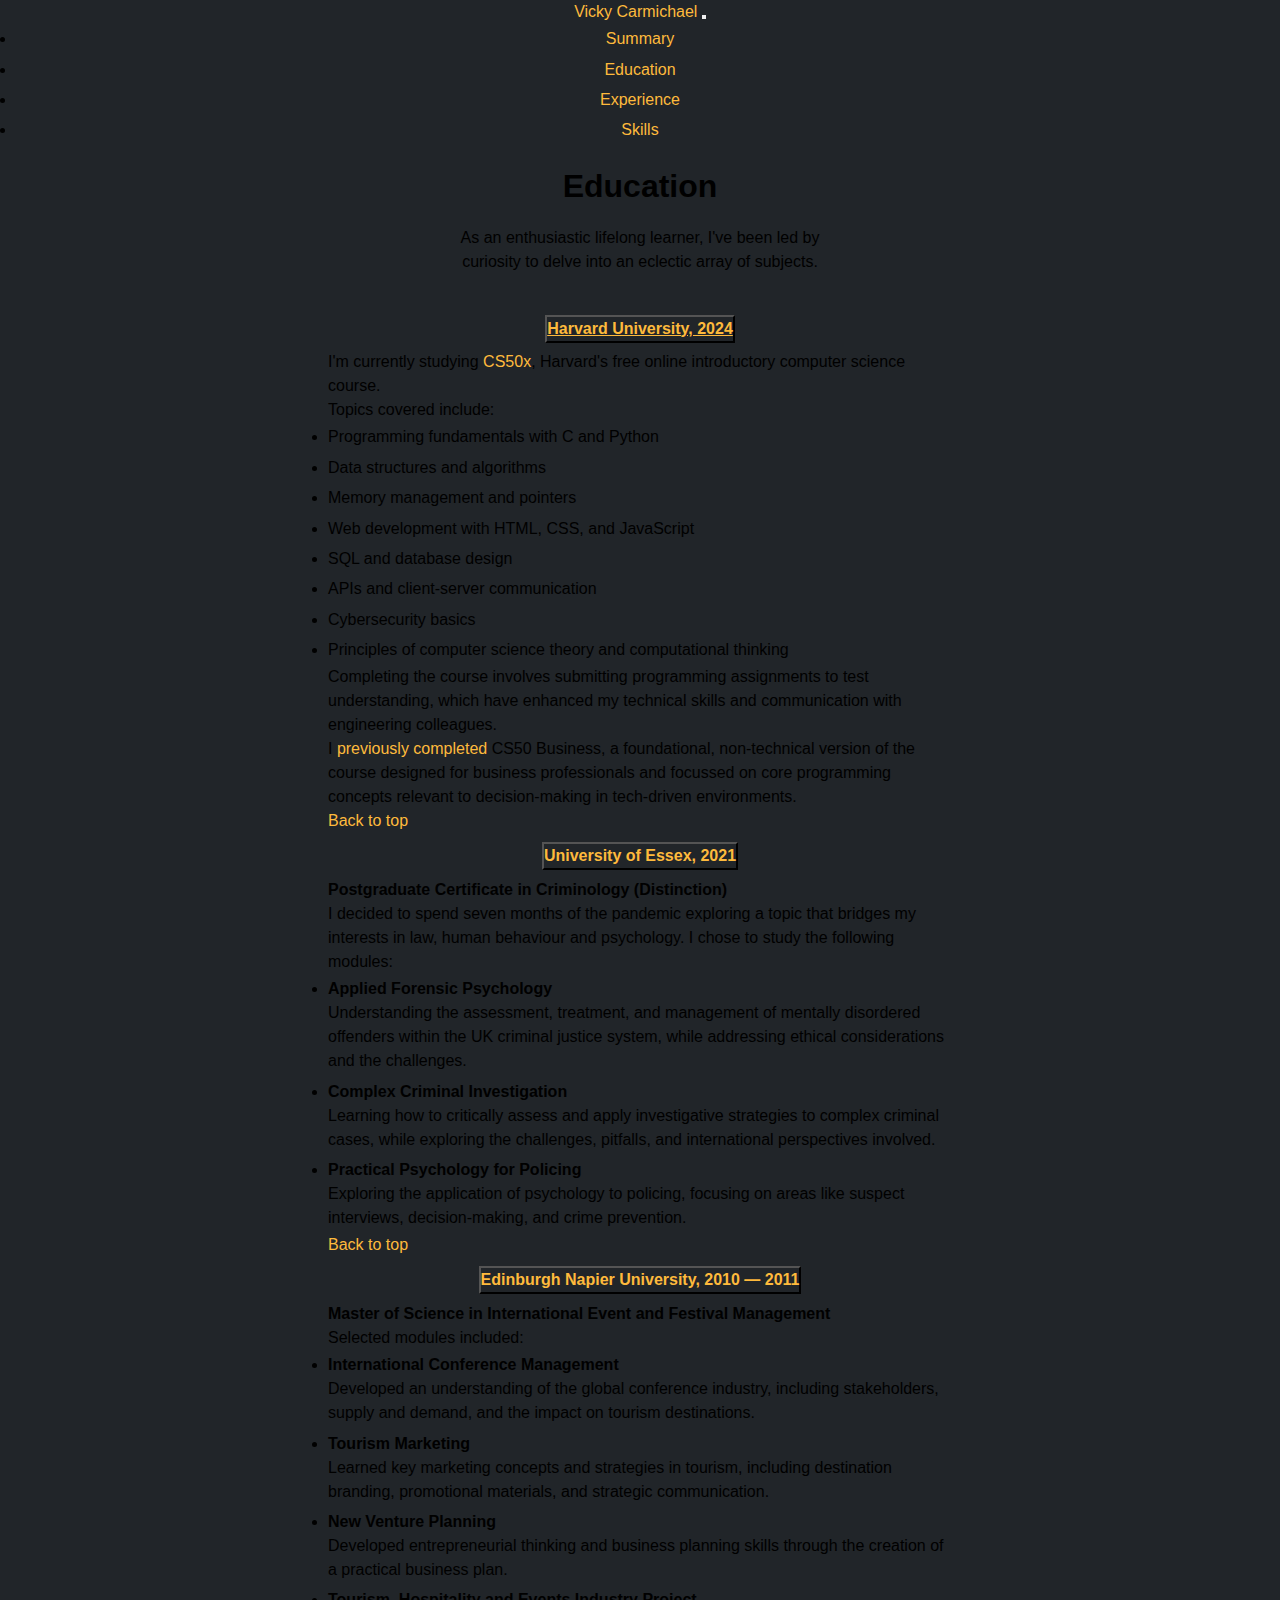
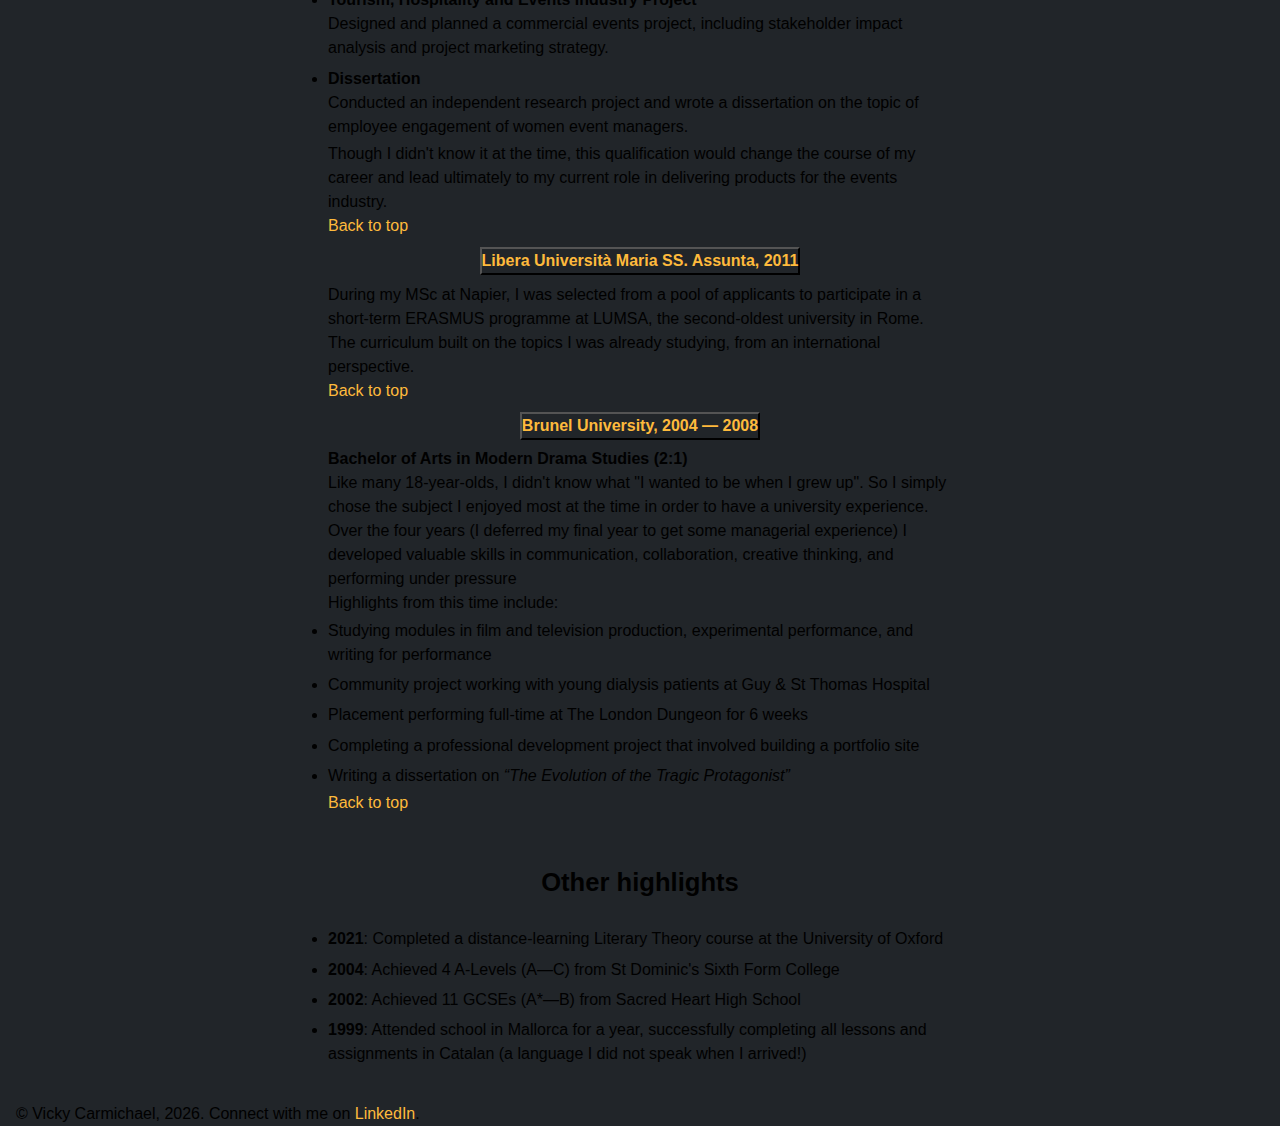
<file: education.html>
<!DOCTYPE html>

<html lang="en">

    <head>
        <meta charset="UTF-8">
        <meta name="viewport" content="width=device-width, initial-scale=1" />
        <link href="https://cdn.jsdelivr.net/npm/bootstrap@5.2.3/dist/css/bootstrap.min.css" rel="stylesheet" integrity="sha384-rbsA2VBKQhggwzxH7pPCaAqO46MgnOM80zW1RWuH61DGLwZJEdK2Kadq2F9CUG65" crossorigin="anonymous">
        <script src="https://cdn.jsdelivr.net/npm/bootstrap@5.2.3/dist/js/bootstrap.bundle.min.js" integrity="sha384-kenU1KFdBIe4zVF0s0G1M5b4hcpxyD9F7jL+jjXkk+Q2h455rYXK/7HAuoJl+0I4" crossorigin="anonymous"></script>
        <link href="styles.css" rel="stylesheet">
        <link rel="preconnect" href="https://fonts.googleapis.com">
        <link rel="preconnect" href="https://fonts.gstatic.com" crossorigin>
        <link href="https://fonts.googleapis.com/css2?family=Cabin:ital,wght@0,400..700;1,400..700&display=swap" rel="stylesheet">
        <title>Vicky Carmichael | Education</title>
    </head>

    <body>
        <nav class="navbar navbar-expand-lg bg-body-tertiary" data-bs-theme="dark">
            <div class="container-fluid">
                <a class="navbar-brand" href="#">Vicky Carmichael</a>
                <button class="navbar-toggler" type="button" data-bs-toggle="collapse" data-bs-target="#navbarNav" aria-controls="navbarNav" aria-expanded="false" aria-label="Toggle navigation">
                    <span class="navbar-toggler-icon"></span>
                </button>
                <div class="collapse navbar-collapse" id="navbarNav">
                    <ul class="navbar-nav">
                        <li class="nav-item">
                            <a class="nav-link" href="/index">Summary</a>
                        </li>
                        <li class="nav-item">
                            <a class="nav-link active" aria-current="page" href="/education">Education</a>
                        </li>
                        <li class="nav-item">
                            <a class="nav-link" href="/experience">Experience</a>
                        </li>
                        <li class="nav-item">
                            <a class="nav-link" href="/skills">Skills</a>
                        </li>
                    </ul>
                </div>
            </div>
        </nav>
        <h1>Education</h1>
        <div class="lead">
            <p>As an enthusiastic lifelong learner, I've been led by curiosity to delve into an eclectic array of subjects.</p>
        </div>
        <div class="accordion" id="educationAccordion">
            <div class="accordion-item">
                <h2 class="accordion-header">
                    <button class="accordion-button" type="button" data-bs-toggle="collapse" data-bs-target="#harvardCollapse" aria-expanded="true" aria-controls="harvardCollapse">
                        Harvard University, 2024
                    </button>
                </h2>
                <div id="harvardCollapse" class="accordion-collapse collapse show">
                    <div class="accordion-body">
                        <p>I'm currently studying <a href="https://cs50.harvard.edu/x/2024/" target="_blank">CS50x</a>, Harvard's free online introductory computer science course.</p>
                        <p>Topics covered include:</p>
                        <ul>
                            <li>Programming fundamentals with C and Python</li>
                            <li>Data structures and algorithms</li>
                            <li>Memory management and pointers</li>
                            <li>Web development with HTML, CSS, and JavaScript</li>
                            <li>SQL and database design</li>
                            <li>APIs and client-server communication</li>
                            <li>Cybersecurity basics</li>
                            <li>Principles of computer science theory and computational thinking</li>
                        </ul>
                        <p>Completing the course involves submitting programming assignments to test understanding, which have enhanced my technical skills and communication with engineering colleagues.</p>
                        <p>I <a href="https://certificates.cs50.io/ba77f658-5cfd-4385-9ff8-5aaf23f0da52.pdf?size=letter" target="_blank">previously completed</a> CS50 Business, a foundational, non-technical version of the course designed for business professionals and focussed on core programming concepts relevant to decision-making in tech-driven environments.</p>
                        <p class="text-end">
                            <a href="#top" class="scroll-to-top">Back to top</a>
                        </p>
                    </div>
                </div>
            </div>
            <div class="accordion-item">
                <h2 class="accordion-header">
                    <button class="accordion-button collapsed" type="button" data-bs-toggle="collapse" data-bs-target="#essexCollapse" aria-expanded="false" aria-controls="essexCollapse">
                        University of Essex, 2021
                    </button>
                </h2>
                <div id="essexCollapse" class="accordion-collapse collapse">
                    <div class="accordion-body">
                        <p><strong>Postgraduate Certificate in Criminology (Distinction)</strong></p>
                        <p>I decided to spend seven months of the pandemic exploring a topic that bridges my interests in law, human behaviour and psychology. I chose to study the following modules:</p>
                        <ul>
                            <li><strong>Applied Forensic Psychology</strong><br> Understanding the assessment, treatment, and management of mentally disordered offenders within the UK criminal justice system, while addressing ethical considerations and the challenges.</li>
                            <li><strong>Complex Criminal Investigation</strong><br> Learning how to critically assess and apply investigative strategies to complex criminal cases, while exploring the challenges, pitfalls, and international perspectives involved.</li>
                            <li><strong>Practical Psychology for Policing</strong><br> Exploring the application of psychology to policing, focusing on areas like suspect interviews, decision-making, and crime prevention.</li>
                        </ul>
                        <p class="text-end">
                            <a href="#top" class="scroll-to-top">Back to top</a>
                        </p>
                    </div>
                </div>
            </div>
            <div class="accordion-item">
                <h2 class="accordion-header">
                    <button class="accordion-button collapsed" type="button" data-bs-toggle="collapse" data-bs-target="#napierCollapse" aria-expanded="false" aria-controls="napierCollapse">
                        Edinburgh Napier University, 2010 — 2011
                    </button>
                </h2>
                <div id="napierCollapse" class="accordion-collapse collapse">
                    <div class="accordion-body">
                        <p><strong>Master of Science in International Event and Festival Management</strong></p>
                        <p>Selected modules included:</p>
                        <ul>
                            <li><strong>International Conference Management</strong><br> Developed an understanding of the global conference industry, including stakeholders, supply and demand, and the impact on tourism destinations.</li>
                            <li><strong>Tourism Marketing</strong><br> Learned key marketing concepts and strategies in tourism, including destination branding, promotional materials, and strategic communication.</li>
                            <li><strong>New Venture Planning</strong><br> Developed entrepreneurial thinking and business planning skills through the creation of a practical business plan.</li>
                            <li><strong>Tourism, Hospitality and Events Industry Project</strong><br> Designed and planned a commercial events project, including stakeholder impact analysis and project marketing strategy.</li>
                            <li><strong>Dissertation</strong><br> Conducted an independent research project and wrote a dissertation on the topic of employee engagement of women event managers.</li>
                        </ul>
                        <p>Though I didn't know it at the time, this qualification would change the course of my career and lead ultimately to my current role in delivering products for the events industry.</p>
                        <p class="text-end">
                            <a href="#top" class="scroll-to-top">Back to top</a>
                        </p>
                    </div>
                </div>
            </div>
            <div class="accordion-item">
                <h2 class="accordion-header">
                    <button class="accordion-button collapsed" type="button" data-bs-toggle="collapse" data-bs-target="#lumsaCollapse" aria-expanded="false" aria-controls="lumsaCollapse">
                        Libera Università Maria SS. Assunta, 2011
                    </button>
                </h2>
                <div id="lumsaCollapse" class="accordion-collapse collapse">
                    <div class="accordion-body">
                        <p>During my MSc at Napier, I was selected from a pool of applicants to participate in a short-term ERASMUS programme at LUMSA, the second-oldest university in Rome.</p>
                        <p>The curriculum built on the topics I was already studying, from an international perspective.</p>
                        <p class="text-end">
                            <a href="#top" class="scroll-to-top">Back to top</a>
                        </p>
                    </div>
                </div>
            </div>
            <div class="accordion-item">
                <h2 class="accordion-header">
                    <button class="accordion-button collapsed" type="button" data-bs-toggle="collapse" data-bs-target="#brunelCollapse" aria-expanded="false" aria-controls="brunelCollapse">
                        Brunel University, 2004 — 2008
                    </button>
                </h2>
                <div id="brunelCollapse" class="accordion-collapse collapse">
                    <div class="accordion-body">
                        <p><strong>Bachelor of Arts in Modern Drama Studies (2:1)</strong></p>
                        <p>Like many 18-year-olds, I didn't know what "I wanted to be when I grew up". So I simply chose the subject I enjoyed most at the time in order to have a university experience.</p>
                        <p>Over the four years (I deferred my final year to get some managerial experience) I developed valuable skills in communication, collaboration, creative thinking, and performing under pressure</p>
                        <p>Highlights from this time include:</p>
                        <ul>
                            <li>Studying modules in film and television production, experimental performance, and writing for performance</li>
                            <li>Community project working with young dialysis patients at Guy & St Thomas Hospital</li>
                            <li>Placement performing full-time at The London Dungeon for 6 weeks</li>
                            <li>Completing a professional development project that involved building a portfolio site</li>
                            <li>Writing a dissertation on <em>“The Evolution of the Tragic Protagonist”</em></li>
                        </ul>
                        <p class="text-end">
                            <a href="#top" class="scroll-to-top">Back to top</a>
                        </p>
                    </div>
                </div>
            </div>
        </div>
        <div class="body-text">
            <h2>Other highlights</h2>
            <ul>
                <li><strong>2021</strong>: Completed a distance-learning Literary Theory course at the University of Oxford</li>
                <li><strong>2004</strong>: Achieved 4 A-Levels (A—C) from St Dominic's Sixth Form College</li>
                <li><strong>2002</strong>: Achieved 11 GCSEs (A&#42—B) from Sacred Heart High School</li>
                <li><strong>1999</strong>: Attended school in Mallorca for a year, successfully completing all lessons and assignments in Catalan (a language I did not speak when I arrived!)</li>
            </ul>
        </div>
        <script>
            document.addEventListener('DOMContentLoaded', function() {
                var year = new Date().getFullYear();
                document.getElementById('year').textContent = year;
            });
        </script>
        <footer class="footer">
            &#169; Vicky Carmichael, <span id="year"></span>. Connect with me on <a href="https://www.linkedin.com/in/vickycarmichael/" target="_blank">LinkedIn</a>.
        </footer>
    </body>

</html>
</file>
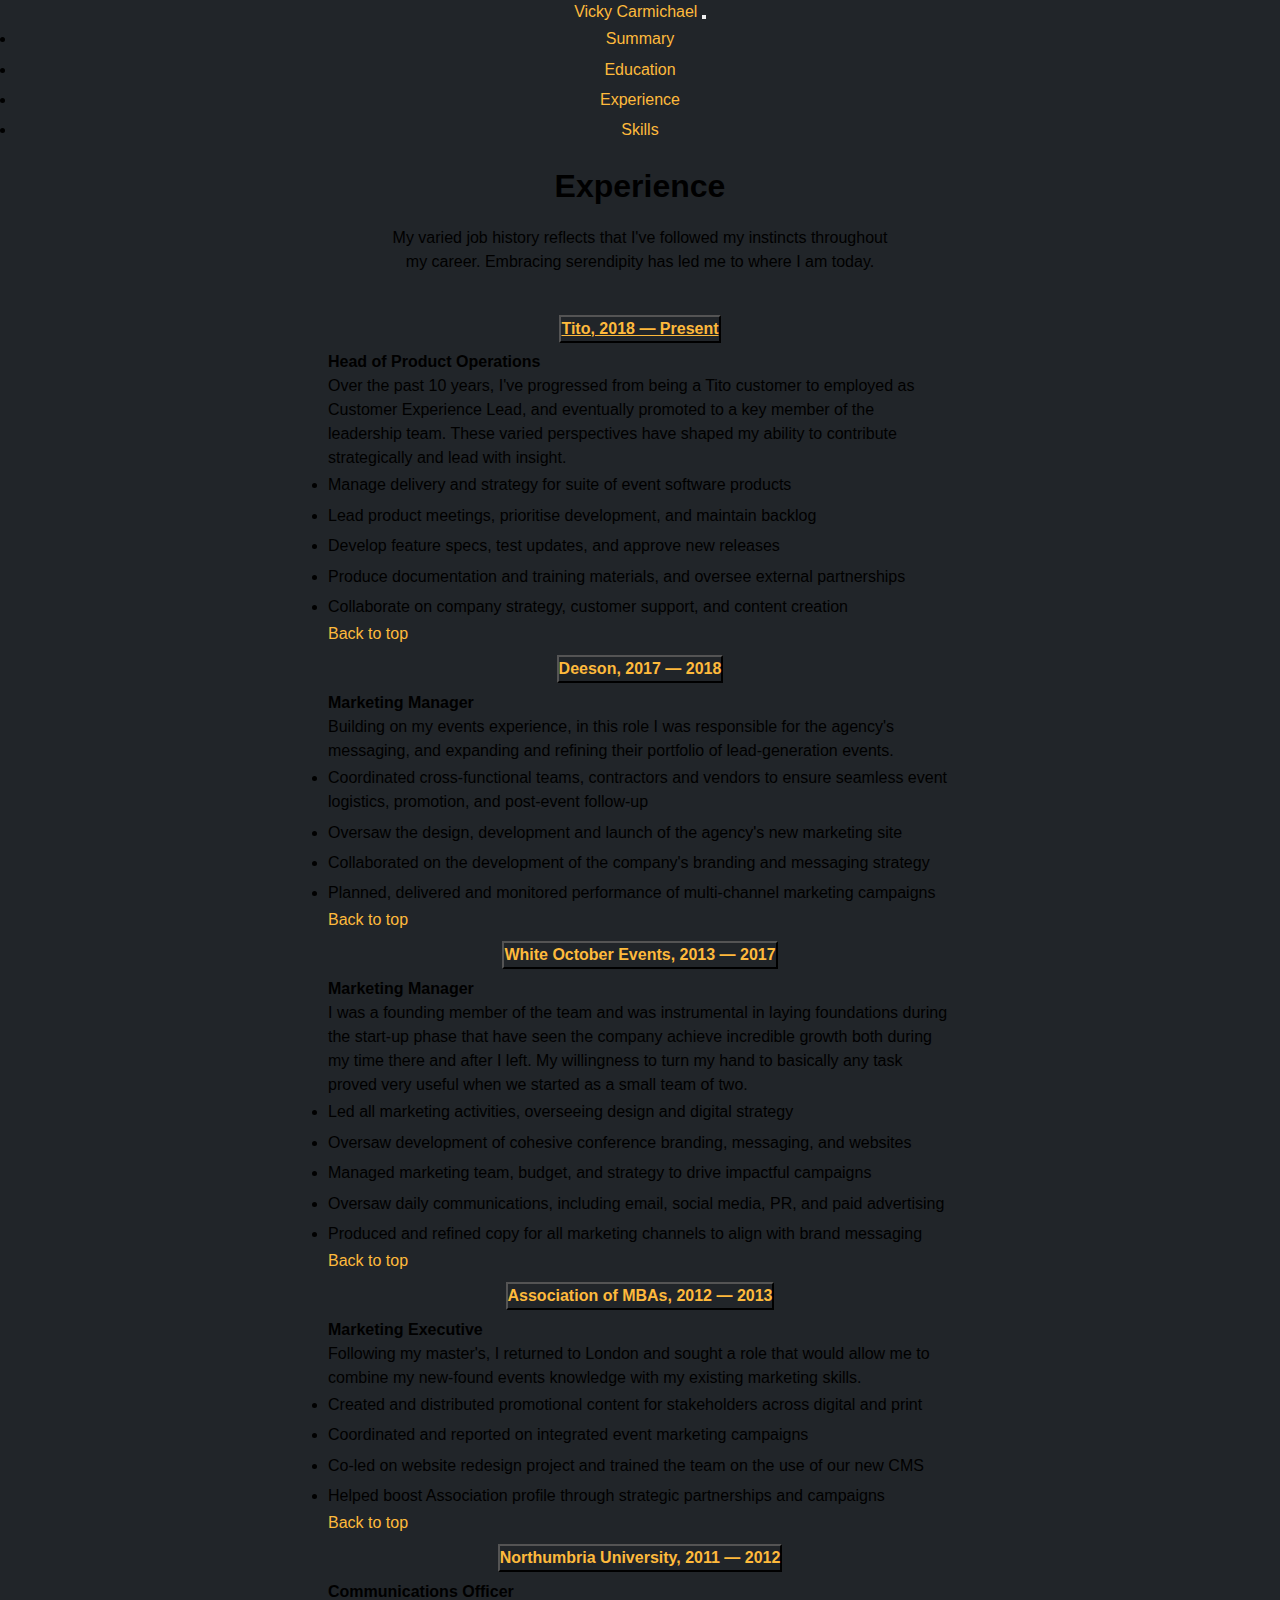
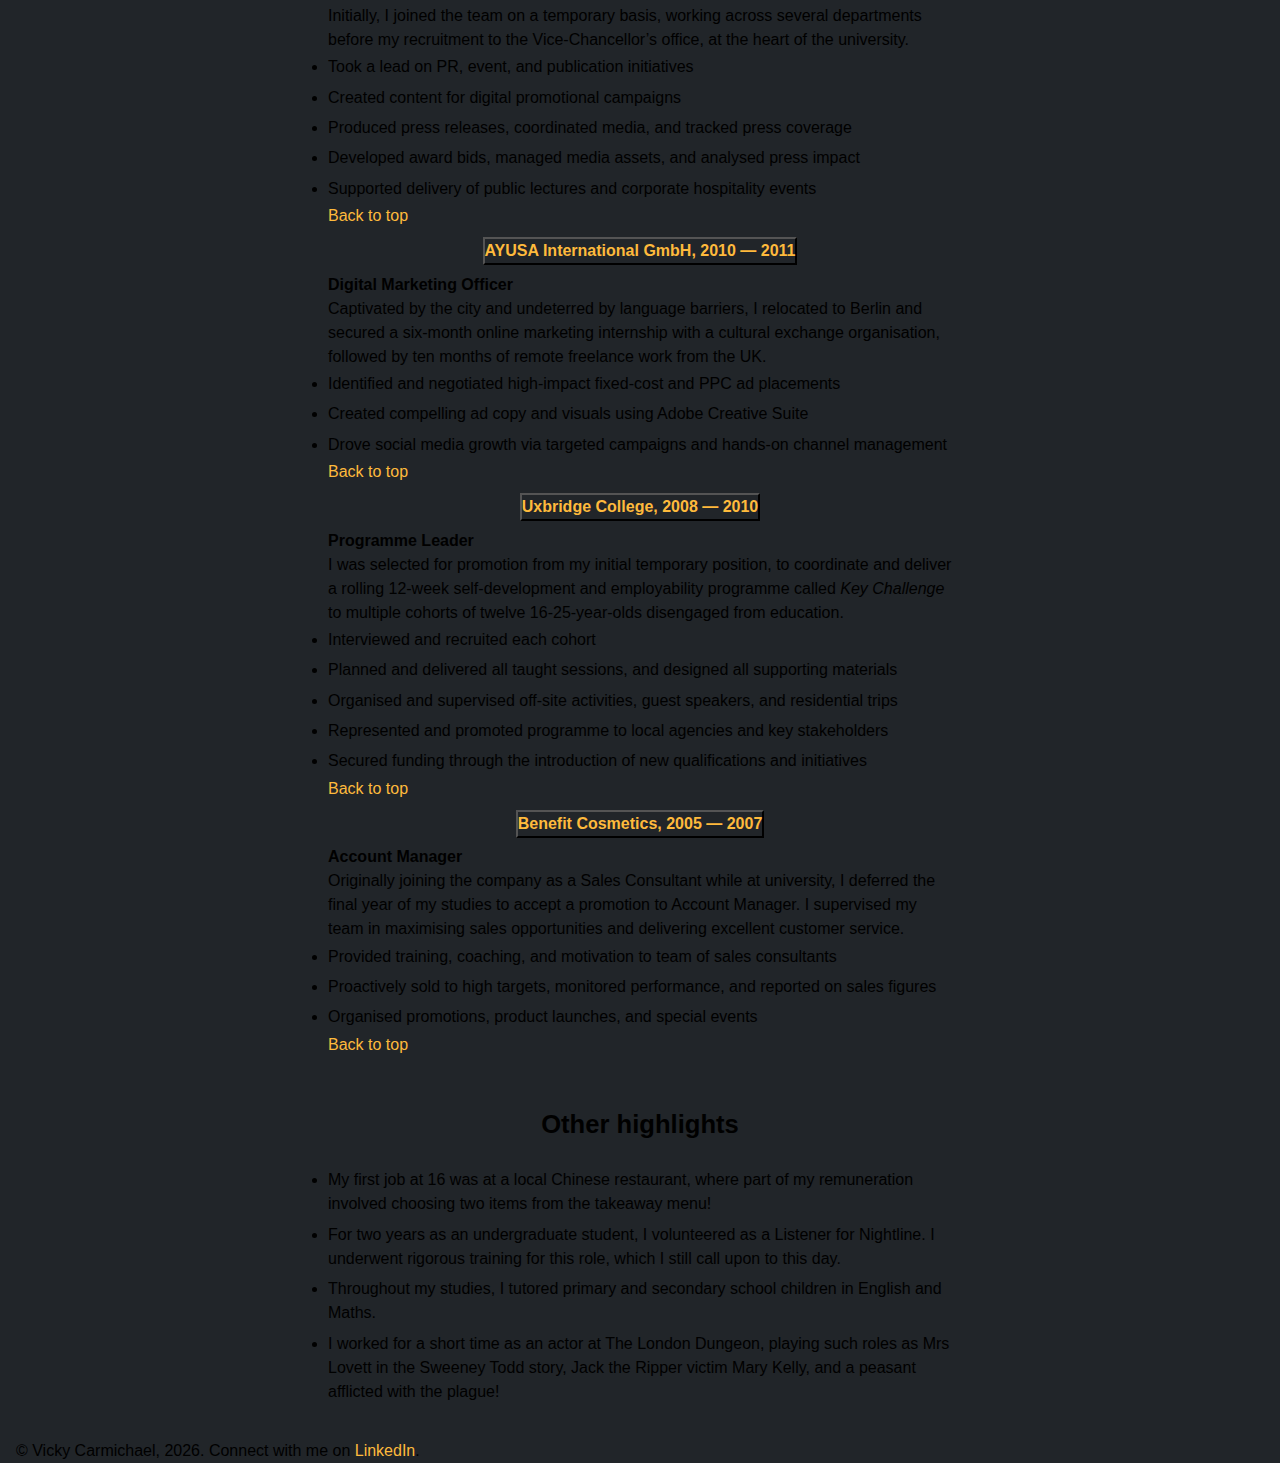
<file: experience.html>
<!DOCTYPE html>

<html lang="en">

    <head>
        <meta charset="UTF-8">
        <meta name="viewport" content="width=device-width, initial-scale=1" />
        <link href="https://cdn.jsdelivr.net/npm/bootstrap@5.2.3/dist/css/bootstrap.min.css" rel="stylesheet" integrity="sha384-rbsA2VBKQhggwzxH7pPCaAqO46MgnOM80zW1RWuH61DGLwZJEdK2Kadq2F9CUG65" crossorigin="anonymous">
        <script src="https://cdn.jsdelivr.net/npm/bootstrap@5.2.3/dist/js/bootstrap.bundle.min.js" integrity="sha384-kenU1KFdBIe4zVF0s0G1M5b4hcpxyD9F7jL+jjXkk+Q2h455rYXK/7HAuoJl+0I4" crossorigin="anonymous"></script>
        <link href="styles.css" rel="stylesheet">
        <link rel="preconnect" href="https://fonts.googleapis.com">
        <link rel="preconnect" href="https://fonts.gstatic.com" crossorigin>
        <link href="https://fonts.googleapis.com/css2?family=Cabin:ital,wght@0,400..700;1,400..700&display=swap" rel="stylesheet">
        <title>Vicky Carmichael | Experience</title>
    </head>

    <body>
        <nav class="navbar navbar-expand-lg bg-body-tertiary" data-bs-theme="dark">
            <div class="container-fluid">
                <a class="navbar-brand" href="#">Vicky Carmichael</a>
                <button class="navbar-toggler" type="button" data-bs-toggle="collapse" data-bs-target="#navbarNav" aria-controls="navbarNav" aria-expanded="false" aria-label="Toggle navigation">
                    <span class="navbar-toggler-icon"></span>
                </button>
                <div class="collapse navbar-collapse" id="navbarNav">
                    <ul class="navbar-nav">
                        <li class="nav-item">
                            <a class="nav-link" href="/index">Summary</a>
                        </li>
                        <li class="nav-item">
                            <a class="nav-link" href="/education">Education</a>
                        </li>
                        <li class="nav-item">
                            <a class="nav-link active" aria-current="page" href="/experience">Experience</a>
                        </li>
                        <li class="nav-item">
                            <a class="nav-link" href="/skills">Skills</a>
                        </li>
                    </ul>
                </div>
            </div>
        </nav>
        <h1>Experience</h1>
        <div class="lead">
            <p>My varied job history reflects that I've followed my instincts throughout my career. Embracing serendipity has led me to where I am today.</p>
        </div>
        <div class="accordion" id="experienceAccordion">
            <div class="accordion-item">
                <h2 class="accordion-header">
                    <button class="accordion-button" type="button" data-bs-toggle="collapse" data-bs-target="#titoCollapse" aria-expanded="true" aria-controls="titoCollapse">
                        Tito, 2018 — Present
                    </button>
                </h2>
                <div id="titoCollapse" class="accordion-collapse collapse show">
                    <div class="accordion-body">
                        <p><strong>Head of Product Operations</strong></p>
                        <p>Over the past 10 years, I've progressed from being a Tito customer to employed as Customer Experience Lead, and eventually promoted to a key member of the leadership team. These varied perspectives have shaped my ability to contribute strategically and lead with insight.</p>
                        <ul>
                            <li>Manage delivery and strategy for suite of event software products</li>
                            <li>Lead product meetings, prioritise development, and maintain backlog</li>
                            <li>Develop feature specs, test updates, and approve new releases</li>
                            <li>Produce documentation and training materials, and oversee external partnerships</li>
                            <li>Collaborate on company strategy, customer support, and content creation</li>
                        </ul>
                        <p class="text-end">
                            <a href="#top" class="scroll-to-top">Back to top</a>
                        </p>
                    </div>
                </div>
            </div>
            <div class="accordion-item">
                <h2 class="accordion-header">
                    <button class="accordion-button collapsed" type="button" data-bs-toggle="collapse" data-bs-target="#deesonCollapse" aria-expanded="false" aria-controls="deesonCollapse">
                        Deeson, 2017 — 2018
                    </button>
                </h2>
                <div id="deesonCollapse" class="accordion-collapse collapse">
                    <div class="accordion-body">
                        <p><strong>Marketing Manager</strong></p>
                        <p>Building on my events experience, in this role I was responsible for the agency's messaging, and expanding and refining their portfolio of lead-generation events.</p>
                        <ul>
                            <li>Coordinated cross-functional teams, contractors and vendors to ensure seamless event logistics, promotion, and post-event follow-up</li>
                            <li>Oversaw the design, development and launch of the agency's new marketing site</li>
                            <li>Collaborated on the development of the company's branding and messaging strategy</li>
                            <li>Planned, delivered and monitored performance of multi-channel marketing campaigns</li>
                        </ul>
                        <p class="text-end">
                            <a href="#top" class="scroll-to-top">Back to top</a>
                        </p>
                    </div>
                </div>
            </div>
            <div class="accordion-item">
                <h2 class="accordion-header">
                    <button class="accordion-button collapsed" type="button" data-bs-toggle="collapse" data-bs-target="#whiteOctoberCollapse" aria-expanded="false" aria-controls="whiteOctoberCollapse">
                        White October Events, 2013 — 2017
                    </button>
                </h2>
                <div id="whiteOctoberCollapse" class="accordion-collapse collapse">
                    <div class="accordion-body">
                        <p><strong>Marketing Manager</strong></p>
                        <p>I was a founding member of the team and was instrumental in laying foundations during the start-up phase that have seen the company achieve incredible growth both during my time there and after I left. My willingness to turn my hand to basically any task proved very useful when we started as a small team of two.</p>
                        <ul>
                            <li>Led all marketing activities, overseeing design and digital strategy</li>
                            <li>Oversaw development of cohesive conference branding, messaging, and websites</li>
                            <li>Managed marketing team, budget, and strategy to drive impactful campaigns</li>
                            <li>Oversaw daily communications, including email, social media, PR, and paid advertising</li>
                            <li>Produced and refined copy for all marketing channels to align with brand messaging</li>
                        </ul>
                        <p class="text-end">
                            <a href="#top" class="scroll-to-top">Back to top</a>
                        </p>
                    </div>
                </div>
            </div>
            <div class="accordion-item">
                <h2 class="accordion-header">
                    <button class="accordion-button collapsed" type="button" data-bs-toggle="collapse" data-bs-target="#ambaCollapse" aria-expanded="false" aria-controls="ambaCollapse">
                        Association of MBAs, 2012 — 2013
                    </button>
                </h2>
                <div id="ambaCollapse" class="accordion-collapse collapse">
                    <div class="accordion-body">
                        <p><strong>Marketing Executive</strong></p>
                        <p>Following my master's, I returned to London and sought a role that would allow me to combine my new-found events knowledge with my existing marketing skills.</p>
                        <ul>
                            <li>Created and distributed promotional content for stakeholders across digital and print</li>
                            <li>Coordinated and reported on integrated event marketing campaigns</li>
                            <li>Co-led on website redesign project and trained the team on the use of our new CMS</li>
                            <li>Helped boost Association profile through strategic partnerships and campaigns</li>
                        </ul>
                        <p class="text-end">
                            <a href="#top" class="scroll-to-top">Back to top</a>
                        </p>
                    </div>
                </div>
            </div>
            <div class="accordion-item">
                <h2 class="accordion-header">
                    <button class="accordion-button collapsed" type="button" data-bs-toggle="collapse" data-bs-target="#northumbriaCollapse" aria-expanded="false" aria-controls="northumbriaCollapse">
                        Northumbria University, 2011 — 2012
                    </button>
                </h2>
                <div id="northumbriaCollapse" class="accordion-collapse collapse">
                    <div class="accordion-body">
                        <p><strong>Communications Officer</strong></p>
                        <p>Initially, I joined the team on a temporary basis, working across several departments before my recruitment to the Vice-Chancellor’s office, at the heart of the university.</p>
                        <ul>
                            <li>Took a lead on PR, event, and publication initiatives</li>
                            <li>Created content for digital promotional campaigns</li>
                            <li>Produced press releases, coordinated media, and tracked press coverage</li>
                            <li>Developed award bids, managed media assets, and analysed press impact</li>
                            <li>Supported delivery of public lectures and corporate hospitality events</li>
                        </ul>
                        <p class="text-end">
                            <a href="#top" class="scroll-to-top">Back to top</a>
                        </p>
                    </div>
                </div>
            </div>
            <div class="accordion-item">
                <h2 class="accordion-header">
                    <button class="accordion-button collapsed" type="button" data-bs-toggle="collapse" data-bs-target="#ayusaCollapse" aria-expanded="false" aria-controls="ayusaCollapse">
                        AYUSA International GmbH, 2010 — 2011
                    </button>
                </h2>
                <div id="ayusaCollapse" class="accordion-collapse collapse">
                    <div class="accordion-body">
                        <p><strong>Digital Marketing Officer</strong></p>
                        <p>Captivated by the city and undeterred by language barriers, I relocated to Berlin and secured a six-month online marketing internship with a cultural exchange organisation, followed by ten months of remote freelance work from the UK.</p>
                        <ul>
                            <li>Identified and negotiated high-impact fixed-cost and PPC ad placements</li>
                            <li>Created compelling ad copy and visuals using Adobe Creative Suite</li>
                            <li>Drove social media growth via targeted campaigns and hands-on channel management</li>
                        </ul>
                        <p class="text-end">
                            <a href="#top" class="scroll-to-top">Back to top</a>
                        </p>
                    </div>
                </div>
            </div>
            <div class="accordion-item">
                <h2 class="accordion-header">
                    <button class="accordion-button collapsed" type="button" data-bs-toggle="collapse" data-bs-target="#uxbridgeCollapse" aria-expanded="false" aria-controls="uxbridgeCollapse">
                        Uxbridge College, 2008 — 2010
                    </button>
                </h2>
                <div id="uxbridgeCollapse" class="accordion-collapse collapse">
                    <div class="accordion-body">
                        <p><strong>Programme Leader</strong></p>
                        <p>I was selected for promotion from my initial temporary position, to coordinate and deliver a rolling 12-week self-development and employability programme called <em>Key Challenge</em> to multiple cohorts of twelve 16-25-year-olds disengaged from education.</p>
                        <ul>
                            <li>Interviewed and recruited each cohort</li>
                            <li>Planned and delivered all taught sessions, and designed all supporting materials</li>
                            <li>Organised and supervised off-site activities, guest speakers, and residential trips</li>
                            <li>Represented and promoted programme to local agencies and key stakeholders</li>
                            <li>Secured funding through the introduction of new qualifications and initiatives</li>
                        </ul>
                        <p class="text-end">
                            <a href="#top" class="scroll-to-top">Back to top</a>
                        </p>
                    </div>
                </div>
            </div>
            <div class="accordion-item">
                <h2 class="accordion-header">
                    <button class="accordion-button collapsed" type="button" data-bs-toggle="collapse" data-bs-target="#benefitCollapse" aria-expanded="false" aria-controls="benefitCollapse">
                        Benefit Cosmetics, 2005 — 2007
                    </button>
                </h2>
                <div id="benefitCollapse" class="accordion-collapse collapse">
                    <div class="accordion-body">
                        <p><strong>Account Manager</strong></p>
                        <p>Originally joining the company as a Sales Consultant while at university, I deferred the final year of my studies to accept a promotion to Account Manager. I supervised my team in maximising sales opportunities and delivering excellent customer service.</p>
                        <ul>
                            <li>Provided training, coaching, and motivation to team of sales consultants</li>
                            <li>Proactively sold to high targets, monitored performance, and reported on sales figures</li>
                            <li>Organised promotions, product launches, and special events</li>
                        </ul>
                        <p class="text-end">
                            <a href="#top" class="scroll-to-top">Back to top</a>
                        </p>
                    </div>
                </div>
            </div>
        </div>
        <div class="body-text">
            <h2>Other highlights</h2>
            <ul>
                <li>My first job at 16 was at a local Chinese restaurant, where part of my remuneration involved choosing two items from the takeaway menu!</li>
                <li>For two years as an undergraduate student, I volunteered as a Listener for Nightline. I underwent rigorous training for this role, which I still call upon to this day.</li>
                <li>Throughout my studies, I tutored primary and secondary school children in English and Maths.</li>
                <li>I worked for a short time as an actor at The London Dungeon, playing such roles as Mrs Lovett in the Sweeney Todd story, Jack the Ripper victim Mary Kelly, and a peasant afflicted with the plague!</li>
            </ul>
        </div>
        <script>
            document.addEventListener('DOMContentLoaded', function() {
                var year = new Date().getFullYear();
                document.getElementById('year').textContent = year;
            });
        </script>
        <footer class="footer">
            &#169; Vicky Carmichael, <span id="year"></span>. Connect with me on <a href="https://www.linkedin.com/in/vickycarmichael/" target="_blank">LinkedIn</a>.
        </footer>
    </body>

</html>
</file>
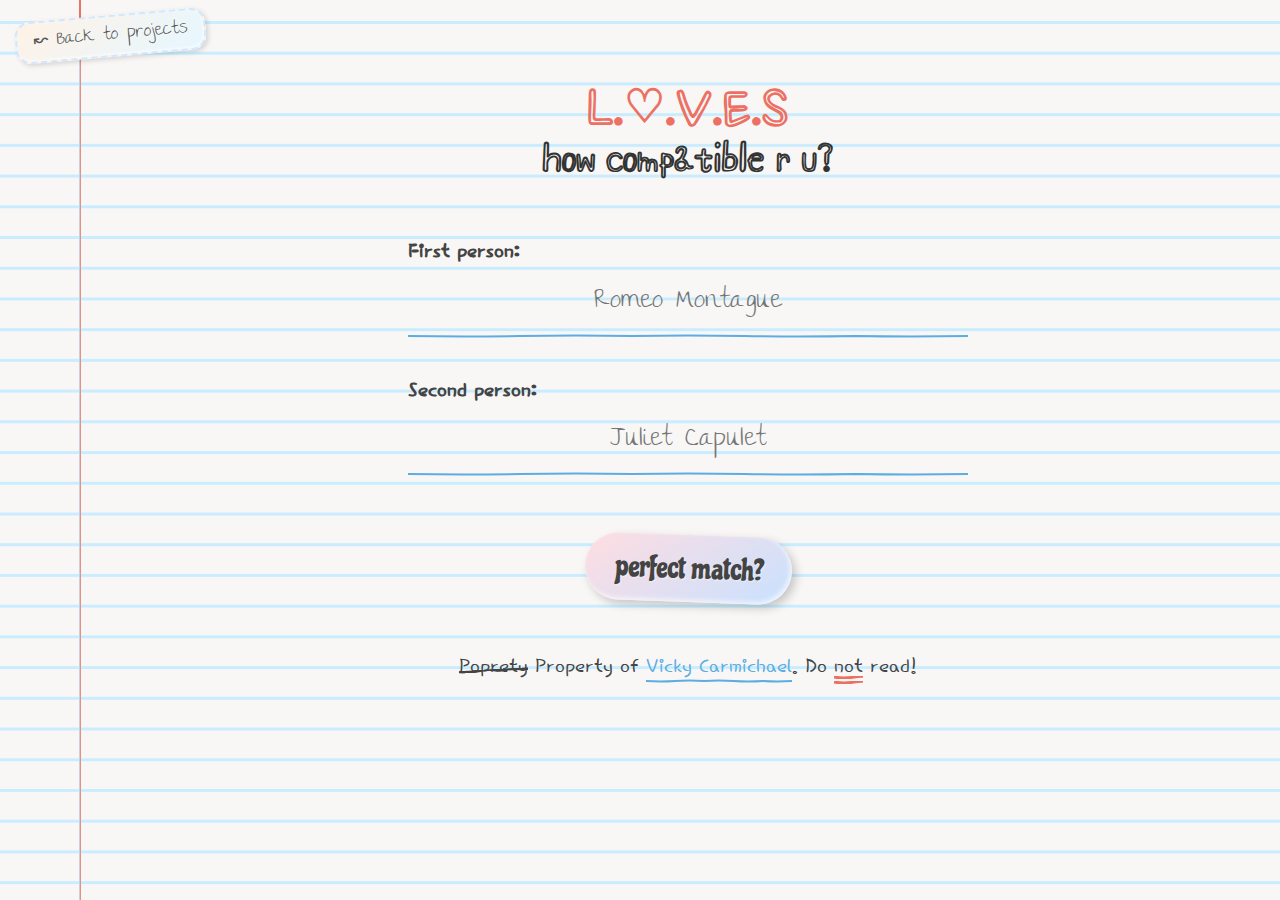
<file: perfect-match.html>
<!DOCTYPE html>
<html lang="en">
<head>
    <meta charset="UTF-8">
    <meta name="viewport" content="width=device-width, initial-scale=1.0">
    <title>quovixi | perfect match </title>
    <meta property="og:title" content="quovixi | perfect match" />
    <meta property="og:description" content="That L.O.V.E.S name compatibility game you used to play when you were a kid. A project by Vicky Carmichael." />
    <meta property="og:url" content="https://quovixi.com/" />
    <meta property="og:image" content="https://quovixi.com/assets/perfect-match.png" />
    <link rel="preconnect" href="https://fonts.googleapis.com">
    <link rel="preconnect" href="https://fonts.gstatic.com" crossorigin>
    <link href="https://fonts.googleapis.com/css2?family=Chicle&family=Hi+Melody&family=Shizuru&family=The+Girl+Next+Door&display=swap" rel="stylesheet">
    <link rel="stylesheet" href="perfect-match.css">
    <script defer src="https://cloud.umami.is/script.js" data-website-id="ed4a631b-0d49-40eb-9928-b5fe989705d7"></script>
    <link rel="apple-touch-icon" sizes="180x180" href="/assets/apple-touch-icon.png">
    <link rel="icon" type="image/png" sizes="32x32" href="/assets/favicon-32x32.png">
    <link rel="icon" type="image/png" sizes="16x16" href="/assets/favicon-16x16.png">
    <link rel="manifest" href="/site.webmanifest">
</head>
<body>
    <div class="ruled-paper" role="main">
      <div class="ruled-paper-header"></div>
      <div class="ruled-paper-body">
          <div class="container">
            <a href="/index.html" class="back-to-projects">↜ Back to projects</a>
            <h1>L.♡.V.E.S</h1>
            <h2>how compatible r u?</h2>
            <label for="name1">First person:</label>
            <input type="text" id="name1" placeholder="Romeo Montague">

            <label for="name2">Second person:</label>
            <input type="text" id="name2" placeholder="Juliet Capulet">

            <div class="button-container">
                <button class="button" onclick="calculateCompatibility()">perfect match?</button>
                <div id="warning-message"></div>
            </div>

            <div class="result" id="result"></div>

            <div class="expandable" id="expandable-section">
                <span class="show-details" onclick="toggleDetails()">Show working out</span>
                <div class="expandable-details" id="details"></div>
            </div>
            <footer>
                <p><span class="irregular-strikethrough">Poprety</span> Property of <a href="https://quovixi.com" target="_blank">Vicky Carmichael</a>. Do <span class="double-underline">not</span> read!</p>
            </footer>
        </div>
      </div>
    </div>
    <script src="perfect-match.js"></script>
</body>
</html>
</file>
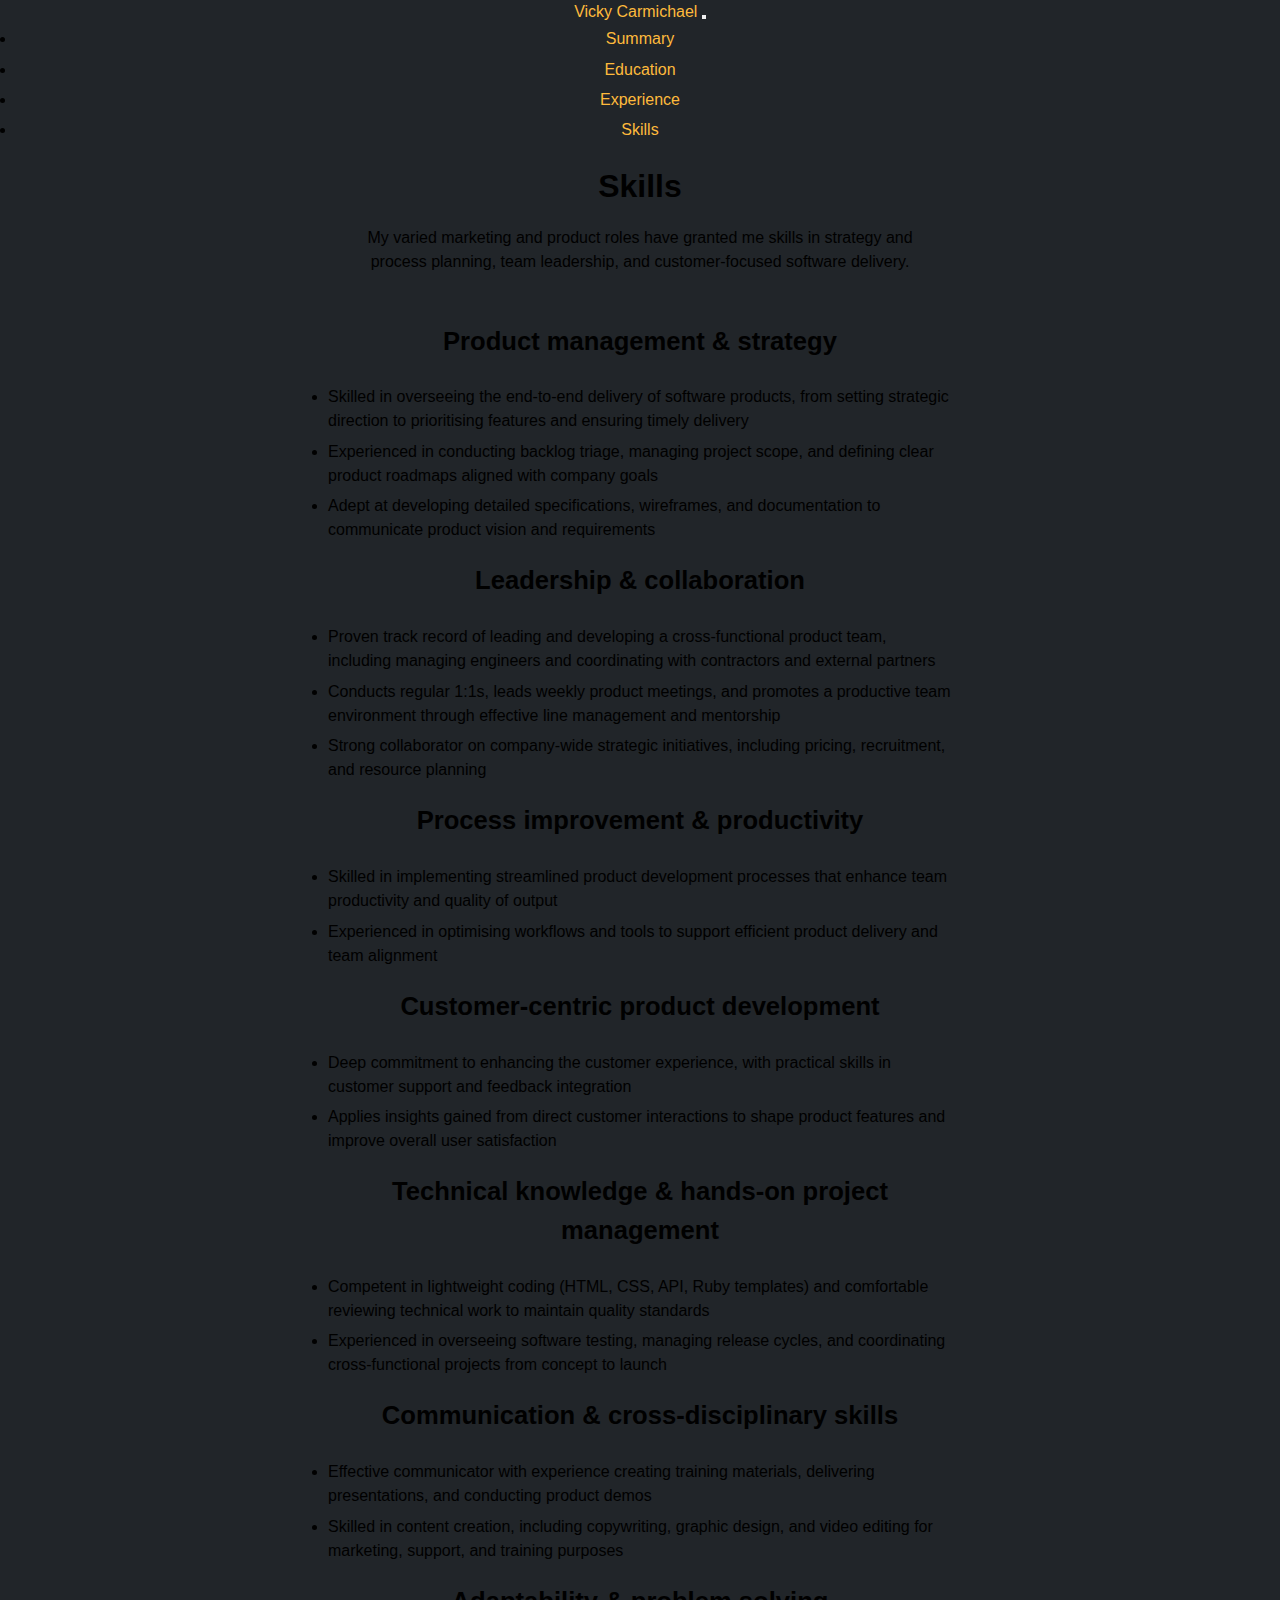
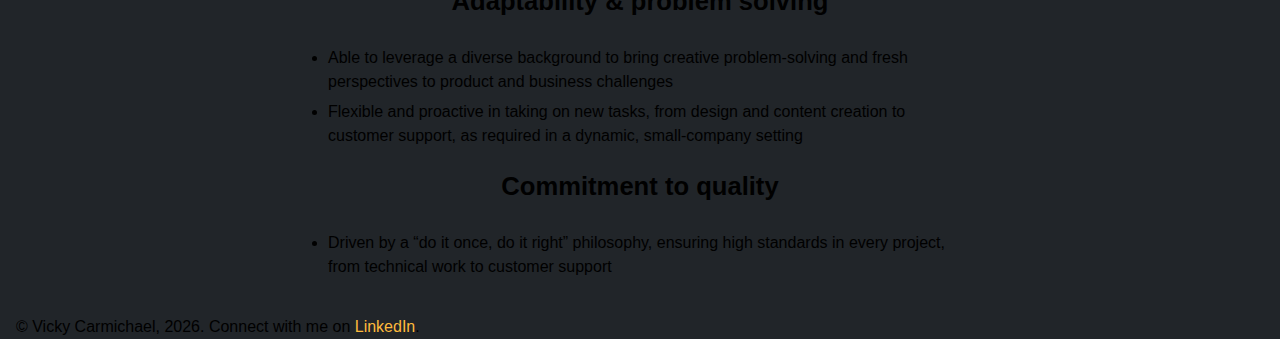
<file: skills.html>
<!DOCTYPE html>

<html lang="en">

    <head>
        <meta charset="UTF-8">
        <meta name="viewport" content="width=device-width, initial-scale=1" />
        <link href="https://cdn.jsdelivr.net/npm/bootstrap@5.2.3/dist/css/bootstrap.min.css" rel="stylesheet" integrity="sha384-rbsA2VBKQhggwzxH7pPCaAqO46MgnOM80zW1RWuH61DGLwZJEdK2Kadq2F9CUG65" crossorigin="anonymous">
        <script src="https://cdn.jsdelivr.net/npm/bootstrap@5.2.3/dist/js/bootstrap.bundle.min.js" integrity="sha384-kenU1KFdBIe4zVF0s0G1M5b4hcpxyD9F7jL+jjXkk+Q2h455rYXK/7HAuoJl+0I4" crossorigin="anonymous"></script>
        <link href="styles.css" rel="stylesheet">
        <link rel="preconnect" href="https://fonts.googleapis.com">
        <link rel="preconnect" href="https://fonts.gstatic.com" crossorigin>
        <link href="https://fonts.googleapis.com/css2?family=Cabin:ital,wght@0,400..700;1,400..700&display=swap" rel="stylesheet">
        <title>Vicky Carmichael | Skills</title>
    </head>

    <body>
        <nav class="navbar navbar-expand-lg bg-body-tertiary" data-bs-theme="dark">
            <div class="container-fluid">
                <a class="navbar-brand" href="#">Vicky Carmichael</a>
                <button class="navbar-toggler" type="button" data-bs-toggle="collapse" data-bs-target="#navbarNav" aria-controls="navbarNav" aria-expanded="false" aria-label="Toggle navigation">
                    <span class="navbar-toggler-icon"></span>
                </button>
                <div class="collapse navbar-collapse" id="navbarNav">
                    <ul class="navbar-nav">
                        <li class="nav-item">
                            <a class="nav-link" href="/index">Summary</a>
                        </li>
                        <li class="nav-item">
                            <a class="nav-link" href="/education">Education</a>
                        </li>
                        <li class="nav-item">
                            <a class="nav-link" href="/experience">Experience</a>
                        </li>
                        <li class="nav-item">
                            <a class="nav-link active" aria-current="page" href="/skills">Skills</a>
                        </li>
                    </ul>
                </div>
            </div>
        </nav>
        <h1>Skills</h1>
        <div class="lead">
            <p>My varied marketing and product roles have granted me skills in strategy and process planning, team leadership, and customer-focused software delivery.</p>
        </div>
        <div class="body-text">
            <h2>Product management & strategy</h2>
            <ul>
                <li>Skilled in overseeing the end-to-end delivery of software products, from setting strategic direction to prioritising features and ensuring timely delivery</li>
                <li>Experienced in conducting backlog triage, managing project scope, and defining clear product roadmaps aligned with company goals</li>
                <li>Adept at developing detailed specifications, wireframes, and documentation to communicate product vision and requirements</li>
            </ul>
            <h2>Leadership & collaboration</h2>
            <ul>
                <li>Proven track record of leading and developing a cross-functional product team, including managing engineers and coordinating with contractors and external partners</li>
                <li>Conducts regular 1:1s, leads weekly product meetings, and promotes a productive team environment through effective line management and mentorship</li>
                <li>Strong collaborator on company-wide strategic initiatives, including pricing, recruitment, and resource planning</li>
            </ul>
            <h2>Process improvement & productivity</h2>
            <ul>
                <li>Skilled in implementing streamlined product development processes that enhance team productivity and quality of output</li>
                <li>Experienced in optimising workflows and tools to support efficient product delivery and team alignment</li>
            </ul>
            <h2>Customer-centric product development</h2>
            <ul>
                <li>Deep commitment to enhancing the customer experience, with practical skills in customer support and feedback integration</li>
                <li>Applies insights gained from direct customer interactions to shape product features and improve overall user satisfaction</li>
            </ul>
            <h2>Technical knowledge & hands-on project management</h2>
            <ul>
                <li>Competent in lightweight coding (HTML, CSS, API, Ruby templates) and comfortable reviewing technical work to maintain quality standards</li>
                <li>Experienced in overseeing software testing, managing release cycles, and coordinating cross-functional projects from concept to launch</li>
            </ul>
            <h2>Communication & cross-disciplinary skills</h2>
            <ul>
                <li>Effective communicator with experience creating training materials, delivering presentations, and conducting product demos</li>
                <li>Skilled in content creation, including copywriting, graphic design, and video editing for marketing, support, and training purposes</li>
            </ul>
            <h2>Adaptability & problem solving</h2>
            <ul>
                <li>Able to leverage a diverse background to bring creative problem-solving and fresh perspectives to product and business challenges</li>
                <li>Flexible and proactive in taking on new tasks, from design and content creation to customer support, as required in a dynamic, small-company setting</li>
            </ul>
            <h2>Commitment to quality</h2>
            <ul>
                <li>Driven by a “do it once, do it right” philosophy, ensuring high standards in every project, from technical work to customer support</li>
            </ul>
        </div>
        <script>
            document.addEventListener('DOMContentLoaded', function() {
                var year = new Date().getFullYear();
                document.getElementById('year').textContent = year;
            });
        </script>
        <footer class="footer">
            &#169; Vicky Carmichael, <span id="year"></span>. Connect with me on <a href="https://www.linkedin.com/in/vickycarmichael/" target="_blank">LinkedIn</a>.
        </footer>
    </body>

</html>
</file>
<file: styles.css>
* {
    margin: 0;
    padding: 0;
    box-sizing: border-box;
}

html {
    scroll-behavior: smooth;
}

.ubuntu-sans-regular {
  font-family: "Ubuntu Sans", sans-serif;
}

body {
    font-family: "Ubuntu Sans", sans-serif;
    padding: 0 1em;
    line-height: 1.5;
    background-color: var(--bs-gray-900);
    background-image:  radial-gradient(#33393e 0.45px, transparent 0.45px), radial-gradient(#33393e 0.45px, #212529 0.45px);
    background-size: 18px 18px;
    background-position: 0 0,9px 9px;
    color: var(--bs-gray-100);
    max-width: 1500px;
    -webkit-font-smoothing: antialiased;
}

.container-fluid {
    text-align: center;
}

h1 {
    text-align: center;
    padding: 1rem 0;
    font-size: 2rem;
}

h2 {
    font-size: 1.6rem;
    padding: 1rem 0;
    margin-bottom: 0.4rem;
    text-align: center;
}

h3 {
    font-size: 1.3rem;
}

.projects-container {
    display: flex;
    flex-direction: column;
    gap: 2rem;
    margin: 3rem auto 1rem;
    width: 100%;
    max-width: 60%;
}

.project {
    display: flex;
    flex-direction: row;
    align-items: flex-start;
    gap: 1.5rem; 
    margin-bottom: 1.6rem;
    position: relative;
}

.project:hover {
    transform: scale(1.01);
}

.project-image {
    width: 100%; 
    max-width: 400px; 
    height: auto;
    border-radius: 4px;
    object-fit: cover;
}

.project-details {
    flex: 1;
    margin-bottom: 1.6rem;
}

.project-title {
    font-size: 1.5rem;
    margin-bottom: 1rem;
    padding: 0;
    text-align: left;
}

.project-description {
    margin: 0.8rem 0;
    color: var(--bs-gray-300);
}

@media (max-width: 1000px) {

    .projects-container {
        max-width: 70%;
    }

    .project {
        flex-direction: column;
        align-items: center;
    }

    .project-image {
        width: 100%;
    }
}

@media (max-width: 685px) {

    .projects-container {
        max-width: 95%;
    }

    .project {
        margin-bottom: 0;
    }
}

.custom-hr-wrapper {
    display: flex;
    justify-content: center;
    @media (min-width: 800px) {
        max-width: 50%;
        margin: 0 auto 2rem;
    }
    margin: 0 auto;
}

.custom-hr {
    display: flex;
    align-items: center;
    color: var(--bs-gray-700);
    width: 100%;
}

.custom-hr::before,
.custom-hr::after {
    content: "";
    flex: 1;
    border-bottom: 2px dashed var(--bs-gray-700);
}

.custom-hr::before {
    margin-right: 10px;
}

.custom-hr::after {
    margin-left: 10px;
}

.custom-hr span {
    font-size: 16px;
    font-weight: bold;
}

button, select {
    font: inherit;
}

a {
    color: #FEBA3C;
    text-decoration: none;
    position: relative;
}

a:hover,
a:focus,
a:active {
    color: #FEBA3C;
}

a::after {
    content: '';
    position: absolute;
    left: 0;
    bottom: -2px;
    width: 0;
    height: 2px;
    background-color: #FEBA3C;
    transition: width 0.3s ease;
}

a:hover::after, a:focus::after {
    width: 100%; 
}

ul li {
    padding: 0.2rem 0;
}

li::marker {
  color: var(--bs-gray);
}

.resume-banner {
    background-color: #FEBA3C;
    position: relative;
    width: 100vw;
    height: 300px;
    overflow: hidden;
    margin-left: calc(-50vw + 50%);
    display: flex;
    justify-content: center;
    align-items: center;
}

.banner-image {
    width: auto;
    height: 100%;
}

@media (max-width: 768px) {
    .resume-banner {
        height: 200px;
    }
}

.navbar-brand {
    color: #FEBA3C;
    text-decoration: none;
    font-size: 1rem;
}

.navbar-brand:hover, .navbar-brand:focus {
    color: #FEBA3C;;
    text-decoration: none;
    font-size: var(--bs-nav-link-font-size);
}

.navbar-toggler-icon {
    background-image: url('data:image/svg+xml;charset=utf8,%3Csvg xmlns="http://www.w3.org/2000/svg" viewBox="0 0 30 30"%3E%3Cpath stroke="%23FEBA3C" stroke-width="2" d="M4 7h22M4 15h22M4 23h22"/%3E%3C/svg%3E');
}

.nav-link {
    color: #FEBA3C;
    margin: 0 0.5rem;
}

.nav-link:hover, .nav-link:focus {
    color: #FEBA3C;
}

.lead {
    text-align: center;
    text-wrap: balance;
    @media (min-width: 800px) {
        max-width: 50%;
        margin: 0 auto 2rem;
    }
}

.body-text {
    @media (min-width: 800px) {
        max-width: 50%;
        margin: 0 auto 2rem;
    }
    margin-top: 2rem;
    font-size: 1rem;
}

.summary {
    @media (min-width: 800px) {
        max-width: 50%;
        margin: 0 auto 2rem;
    }
    margin-top: 2rem;
    font-size: 1.1rem;
}

.accordion {
    --bs-accordion-border-color: var(--bs-gray-800);
    @media (min-width: 800px) {
        max-width: 50%;
        margin: 0 auto;
    }
}

.accordion-header {
    padding: 0;
}

.accordion-button {
    background-color: var(--bs-gray-900);
    color: #FEBA3C;
    font-size: 1rem;
}

.accordion-button:not(.collapsed) {
    background-color: var(--bs-gray-900);
    color: #FEBA3C;
    text-decoration: underline;
    box-shadow: none;
}

.accordion-button::after {
    background-image: url('data:image/svg+xml;charset=utf-8,%3csvg xmlns%3d"http%3a//www.w3.org/2000/svg" width%3d"16" height%3d"16" fill%3d"white" class%3d"bi bi-chevron-down" viewBox%3d"0 0 16 16"%3e%3cpath fill-rule%3d"evenodd" d%3d"M1.646 4.646a.5.5 0 0 1 .708 0L8 10.293l5.646-5.647a.5.5 0 0 1 .708.708l-6 6a.5.5 0 0 1-.708 0l-6-6a.5.5 0 0 1 0-.708z"/%3e%3c/svg%3e');
    background-size: 1rem 1rem;
    background-repeat: no-repeat;
    background-position: center right;
}

.accordion-button:not(.collapsed)::after {
    background-image: url('data:image/svg+xml;charset=utf-8,%3csvg xmlns%3d"http%3a//www.w3.org/2000/svg" width%3d"16" height%3d"16" fill%3d"white" class%3d"bi bi-chevron-up" viewBox%3d"0 0 16 16"%3e%3cpath fill-rule%3d"evenodd" d%3d"M1.646 11.354a.5.5 0 0 1 .708 0L8 5.707l5.646 5.647a.5.5 0 0 1-.708.708l-6-6a.5.5 0 0 1-.708 0l-6 6a.5.5 0 0 1 0 .708z"/%3e%3c/svg%3e');
}

.accordion-item {
    background-color: var(--bs-gray-900);
    color: var(--bs-gray-200);
}

.newsletter-signup {
    margin: 0 auto;
    text-align: center;
}

.divider-footer {
    display: flex;
    flex-direction: column;
    justify-content: center;
    align-items: center;
    gap: 1rem; 
    padding: 1rem;
    font-size: 1rem;
    text-align: center; 
}

.divider-footer div {
    display: flex;
    gap: 1.5rem; 
    justify-content: center;
}

@media (max-width: 768px) {
    .divider-footer {
        font-size: 0.9rem;
    }
}

.divider-footer a {
    text-decoration: none;
    color: #FEBA3C;
}

.divider-footer p {
    margin: 0;
}
</file>
<file: perfect-match.css>
:root {
    --bg-color: #F8F7F5;
    --red: #ec7063;
    --blue: #c9edff;
    --dark-grey: #444;
}

*, *::before, *::after {
    -webkit-box-sizing: border-box;
    -moz-box-sizing: border-box;
    box-sizing: border-box;
}

.shizuru-regular {
    font-family: "Shizuru", serif;
    font-weight: 400;
    font-style: normal;
}

.hi-melody-regular {
    font-family: "Hi Melody", serif;
    font-weight: 400;
    font-style: normal;
}

.chicle-regular {
    font-family: "Chicle", serif;
    font-weight: 400;
    font-style: normal;
}

.the-girl-next-door-regular {
    font-family: "The Girl Next Door", serif;
    font-weight: 400;
    font-style: normal;
}

body {
    width: 100vw;
    height: 100vh;
    overflow-y: auto;
    padding: 0;
    margin: 0;
    font-family: "Hi Melody", sans-serif;
    font-size: 1.6em;
    color: var(--dark-grey);
    -webkit-font-smoothing: antialiased;
    background-color: var(--bg-color);
}

.ruled-paper {
    width: 100%;
    height: 100%;
    background-color: var(--bg-color);
    display: flex;
    flex-direction: column;
}

.ruled-paper .ruled-paper-header {
    background-image: linear-gradient(90deg, transparent 79px, var(--red) 79px, var(--red) 81px, transparent 81px);
    background-size: 100% 1.2em;
    flex-grow: 1;
}

.ruled-paper .ruled-paper-body {
    background-image: linear-gradient(90deg, transparent 79px, var(--blue) 79px, var(--red) 81px, transparent 81px), linear-gradient(var(--blue) .1em, transparent .1em);
    background-size: 100% 1.2em;
    flex-grow: 8;
    padding-top: .2rem;
    padding-left: 6rem;
    line-height: 1.2;
}

.container {
    max-width: 600px;
    margin: 0 auto;
    padding: 20px;
}

.back-to-projects {
    position: absolute;
    top: 15px;
    left: 15px;
    font-family: 'The Girl Next Door', cursive;
    font-size: 0.7em;
    background: linear-gradient(145deg, #fff2e6, #e6f7ff);
    color: #555;
    padding: 8px 16px;
    border: 2px dashed #d0e8ff;
    border-radius: 15px;
    box-shadow: 2px 2px 5px rgba(0, 0, 0, 0.15), inset -1px -1px 3px rgba(255, 255, 255, 0.8);
    text-decoration: none;
    text-shadow: 0.5px 0.5px 0 rgba(255, 255, 255, 0.6);
    transform: rotate(-5deg);
    transition: transform 0.2s ease-in-out, box-shadow 0.2s ease-in-out;
}

.back-to-projects:hover {
    transform: rotate(-5deg) scale(1.03);
    box-shadow: 2px 2px 6px rgba(0, 0, 0, 0.2), inset -1px -1px 4px rgba(255, 255, 255, 0.9);
    background: linear-gradient(145deg, #fff2e6, #e6f7ff);
    color: #000;
    font-weight: bold;
}

h1 {
    text-align: center;
    color: var(--red);
    font-family: "Shizuru", cursive;
    font-size: 1.8em;
    margin-bottom: 0px;
}

h2 {
    text-align: center;
    color: #333;
    font-family: "Shizuru", cursive;
    font-size: 1.4em;
    word-spacing: -25px;
    margin: 0 0 1.8em 0;
}

label {
    font-weight: bold;
}

#name1 {
    width: 100%;
    padding: 10px;
    margin-bottom: 1.4em;
    border: none;
    background-color: transparent;
    font-family: "The Girl Next Door", sans-serif;
    font-size: 1em;
    text-align: center;
    position: relative;
    background-image: url('data:image/svg+xml;utf8,<svg xmlns="http://www.w3.org/2000/svg" viewBox="0 0 100 10" preserveAspectRatio="none"><path d="M0,5 Q10,6 20,5 T40,5 Q50,4 60,5 T80,5 Q90,6 100,5" stroke="%235DADE2" fill="none" stroke-width="2" stroke-linecap="round" /></svg>');
    background-repeat: no-repeat;
    background-position: bottom;
    background-size: 100% 10px;
    padding-bottom: 15px;
    outline: 0;
}

#name2 {
    width: 100%;
    padding: 10px;
    margin-bottom: 1.4em;
    border: none;
    background-color: transparent;
    font-family: "The Girl Next Door", sans-serif;
    font-size: 1em;
    text-align: center;
    position: relative;
    background-image: url('data:image/svg+xml;utf8,<svg xmlns="http://www.w3.org/2000/svg" viewBox="0 0 100 10" preserveAspectRatio="none"><path d="M0,5 Q10,6 20,5 T40,5 Q50,4 60,5 T80,5 Q90,6 100,5" stroke="%235DADE2" fill="none" stroke-width="2" stroke-linecap="round" /></svg>');
    background-repeat: no-repeat;
    background-position: bottom;
    background-size: 100% 10px;
    padding-bottom: 15px;
    outline: 0;
}

button {
    font-family: 'Chicle', cursive;
    font-size: 1.2em;
    background: linear-gradient(145deg, #ffdde1, #c8e1ff);
    color: var(--dark-grey);
    padding: 15px 30px;
    border: none;
    border-radius: 50px;
    box-shadow: 4px 4px 10px rgba(0, 0, 0, 0.2), inset -2px -2px 5px rgba(255, 255, 255, 0.7);
    text-shadow: 1px 1px 2px rgba(255, 255, 255, 0.5);
    transition: transform 0.2s, box-shadow 0.2s;
    transform: rotate(2deg);
}

button:hover {
    transform: scale(1.1);
    box-shadow: 6px 6px 12px rgba(0, 0, 0, 0.3), inset -3px -3px 7px rgba(255, 255, 255, 0.9);
}

.button-container {
    text-align: center;
    margin-top: 20px;
}

#warning-message {
    color: var(--red);
    font-weight: bold;
    margin-top: 1em;
    text-align: center;
}

.result {
    text-align: center;
    margin: 1em 0;
    font-size: 2em;
    transform: rotate(-3deg);
}

.expandable {
    margin-top: 20px;
    display: none;
}

.expandable-details {
    display: none;
    padding: 10px;
    border-radius: 5px;
    margin-top: 10px;
    text-align: center;
    overflow-y: auto;
    max-height: 80vh;
    transform: rotate(3deg);
}

a, .show-details {
    color: #5DADE2;
    text-decoration: none;
    position: relative;
    background-image: url('data:image/svg+xml;utf8,<svg xmlns="http://www.w3.org/2000/svg" viewBox="0 0 100 10" preserveAspectRatio="none"><path d="M0,5 Q10,6 20,5 T40,5 Q50,4 60,5 T80,5 Q90,6 100,5" stroke="%235DADE2" fill="none" stroke-width="2" stroke-linecap="round" /></svg>');
    background-repeat: no-repeat;
    background-position: bottom;
    background-size: 100% 10px;
    padding-bottom: 5px;
}

a:hover, .show-details:hover,
a:focus, .show-details:focus,
a:active, .show-details:active {
    color: #5DADE2;
    background-image: url('data:image/svg+xml;utf8,<svg xmlns="http://www.w3.org/2000/svg" viewBox="0 0 100 10" preserveAspectRatio="none"><path d="M0,5 Q10,8 20,5 T40,5 Q50,2 60,5 T80,5 Q90,8 100,5" stroke="%23ec7063" fill="none" stroke-width="2" stroke-linecap="round" /></svg>');
}

.working-out {
    display: flex;
    flex-direction: column;
    align-items: center;
}

.tree-row {
    display: flex;
    justify-content: center;
    gap: 10px;
    margin: 5px 0;
}

footer {
    margin-top: 2em;
    text-align: center;
}

.irregular-strikethrough {
    position: relative;
    display: inline-block;
}

.irregular-strikethrough::after {
    content: '';
    position: absolute;
    top: 50%;
    left: 0;
    width: 100%;
    height: 3px; 
    background: url('data:image/svg+xml,%3Csvg xmlns%3D%22http%3A//www.w3.org/2000/svg%22 width%3D%22100%22 height%3D%223%22 viewBox%3D%220 0 100 3%22%3E%3Cpath d%3D%22M0 1 Q10 3, 20 1 T40 2 Q50 0, 60 1 T80 1 Q90 3, 100 1%22 stroke%3D%22%23444%22 fill%3D%22none%22 stroke-width%3D%223%22/%3E%3C/svg%3E');
    background-repeat: repeat-x;
    background-size: auto 3px; 
    transform: rotate(-3deg); 
    pointer-events: none;
}

.double-underline {
    position: relative;
    display: inline-block;
}

.double-underline::after {
    content: '';
    position: absolute;
    bottom:5px;
    left: 0;
    width: 100%;
    height: 3px;
    background: url('data:image/svg+xml,%3Csvg xmlns%3D%22http%3A//www.w3.org/2000/svg%22 width%3D%22100%22 height%3D%223%22 viewBox%3D%220 0 100 3%22%3E%3Cpath d%3D%22M0 1 Q10 3, 20 1 T40 2 Q50 0, 60 1 T80 1 Q90 3, 100 1%22 stroke%3D%22%23ec7063%22 fill%3D%22none%22 stroke-width%3D%223%22/%3E%3C/svg%3E');
    background-repeat: repeat-x;
    background-size: auto 3px;
    pointer-events: none;
}

.double-underline::before {
    content: '';
    position: absolute;
    bottom: 0px;
    left: 0;
    width: 100%;
    height: 3px;
    background: url('data:image/svg+xml,%3Csvg xmlns%3D%22http%3A//www.w3.org/2000/svg%22 width%3D%22100%22 height%3D%223%22 viewBox%3D%220 0 100 3%22%3E%3Cpath d%3D%22M0 1 Q10 3, 20 1 T40 2 Q50 0, 60 1 T80 1 Q90 3, 100 1%22 stroke%3D%22%23ec7063%22 fill%3D%22none%22 stroke-width%3D%223%22/%3E%3C/svg%3E');
    background-repeat: repeat-x;
    background-size: auto 3px;
    pointer-events: none;
}
</file>
